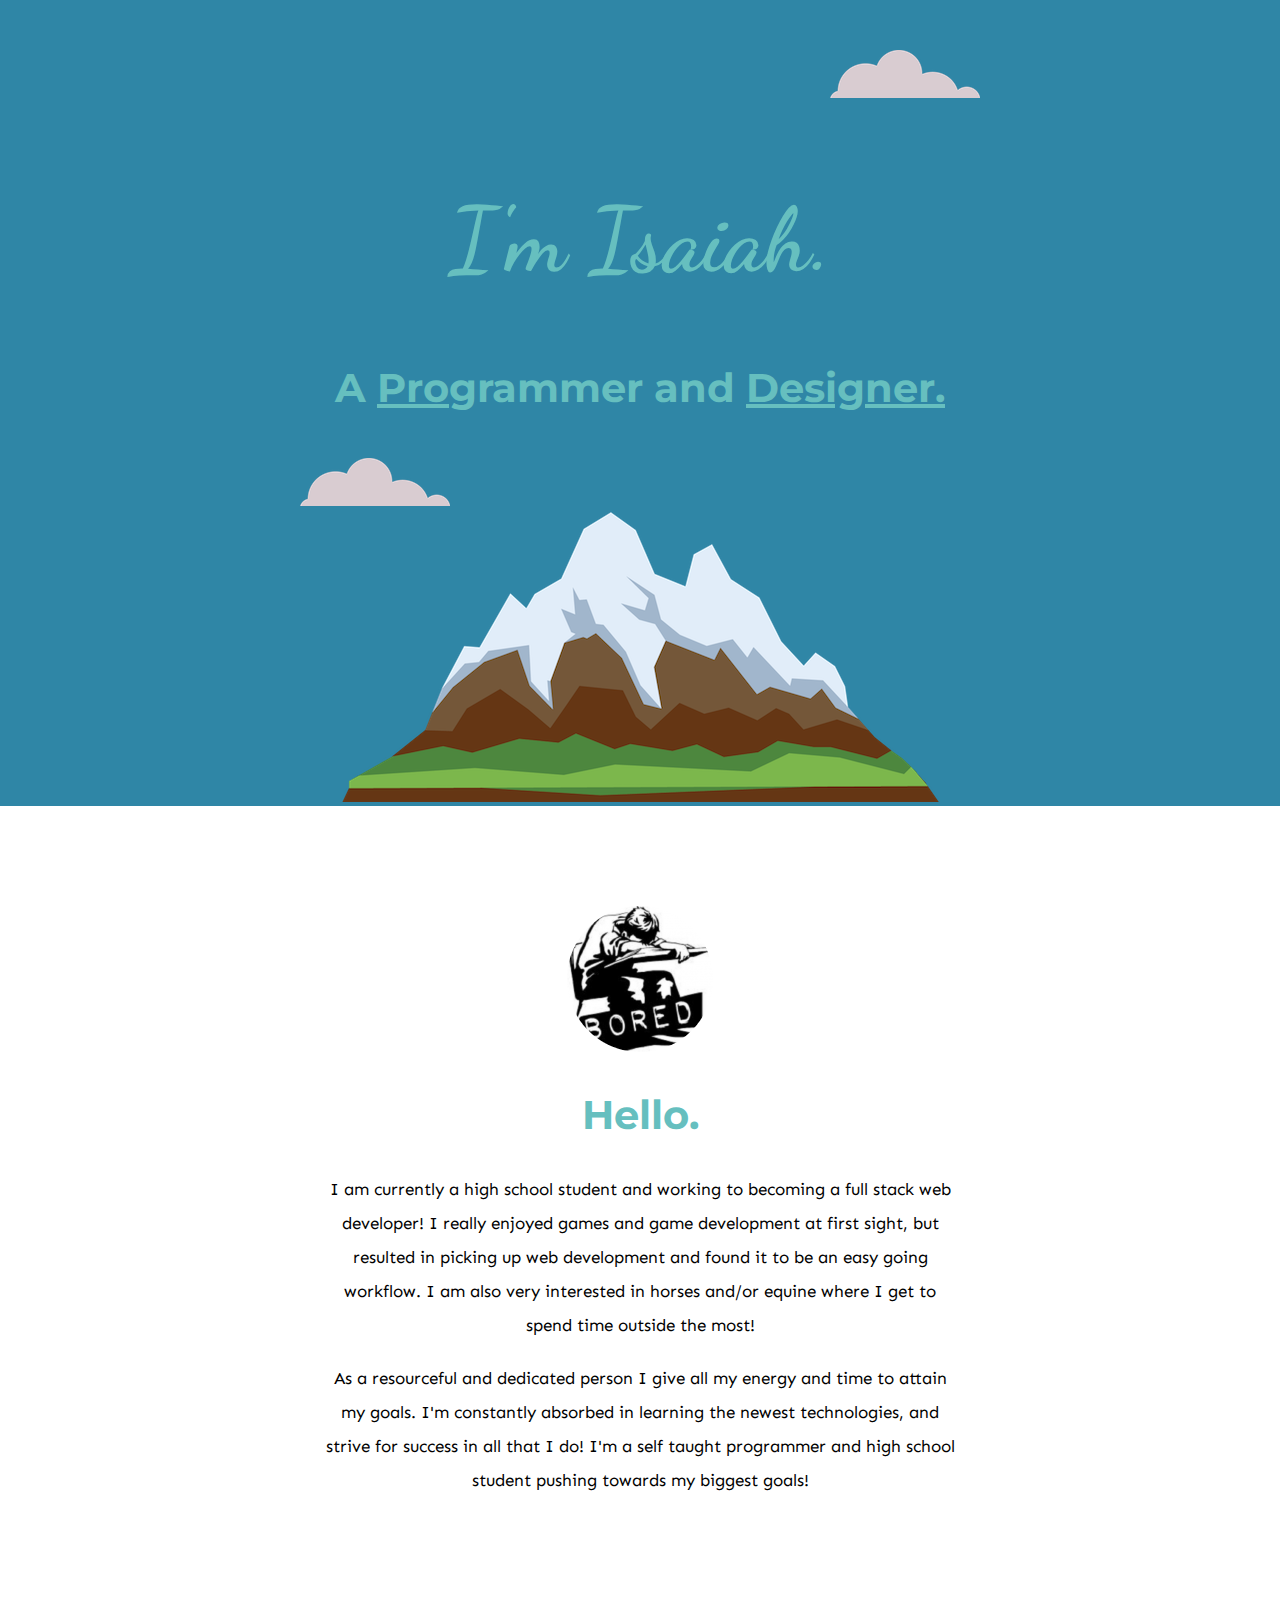
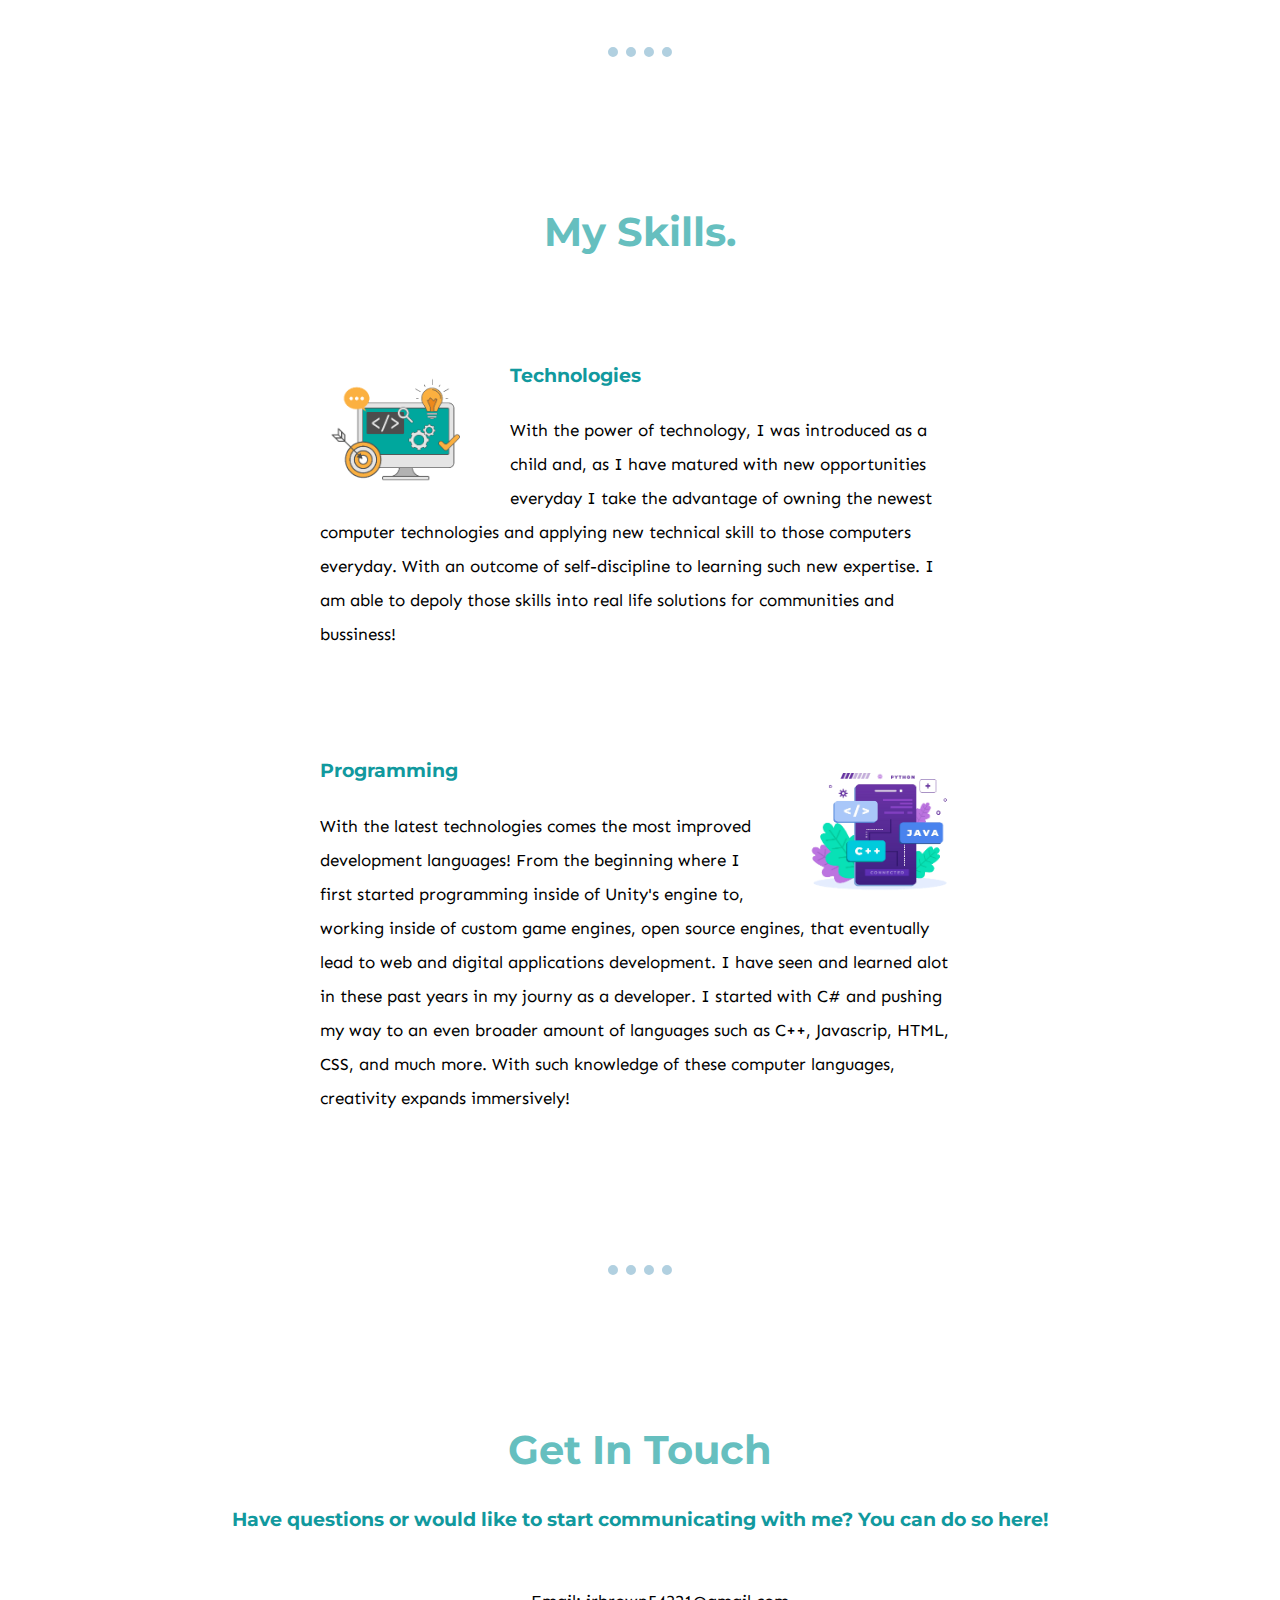
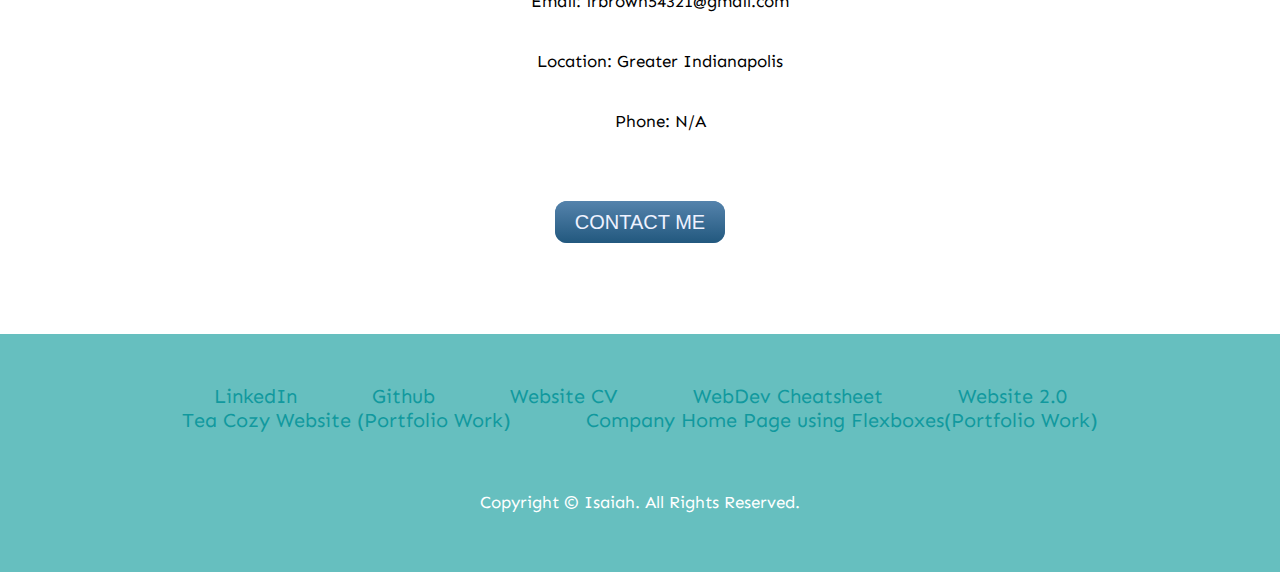
<file: index.html>
<!DOCTYPE html>
<html lang="en" dir="ltr">

<head>
  <meta charset="utf-8">
  <title>Isaiah Brown</title>
  <link rel="stylesheet" href="css/styles.css">
  <link rel="icon" href="favicon.ico">
  <link rel="preconnect" href="https://fonts.googleapis.com">
  <link rel="preconnect" href="https://fonts.gstatic.com" crossorigin>
  <link href="https://fonts.googleapis.com/css2?family=Dancing+Script&family=Merriweather&family=Montserrat&family=Roboto&family=Sacramento&family=Sen&display=swap" rel="stylesheet">
</head>

<body>

  <div class="top-container">
    <img class="top-cloud" src="images/cloud.png" alt="cloud-img">
    <h1>I'm Isaiah.</h1>
    <h2>A <span class="pro">Pro</span>grammer and <span class="designer">Designer.</span></h2>
    <img class="bottom-cloud" src="images/cloud.png" alt="cloud-img">
    <img src="images/mountain.png" alt="mountain-img">
  </div>

  <div class="middle-container">
    <div class="profile">
      <img src="images/profile.png" alt="profile picture">
      <h2>Hello.</h2>
      <p class="about-description">I am currently a high school student and working to becoming a full stack web developer! I really enjoyed games and game development at first sight, but resulted in picking up web development and
        found it to be an easy
        going workflow. I am also very interested in horses and/or equine where I get to spend time outside the most!</p>
      <br>
      <p class="about-description">As a resourceful and dedicated person I give all my energy and time to attain my goals. I'm constantly absorbed in learning the newest technologies, and strive for success in all that I do! I'm a self taught
        programmer and high school
        student
        pushing towards my biggest goals!</p>
    </div>
    <hr>
    <div class="skills">
      <h2>My Skills.</h2>
      <div class="skill-row">
        <img class="computer-img" src="images/technology.png" alt="technology-image">
        <h3>Technologies</h3>
        <p>With the power of technology, I was introduced as a child and, as I have matured with new opportunities everyday I take the advantage of owning the newest computer technologies and applying new technical skill to those computers everyday.
          With
          an outcome of self-discipline to learning such new expertise. I am able to depoly those skills into real life solutions for communities and bussiness!</p>
      </div>
      <div class="skill-row">
        <img class="languages-img" src="images/languages.png" alt="languages-image">
        <h3>Programming</h3>
        <p>With the latest technologies comes the most improved development languages! From the beginning where I first started programming inside of Unity's engine to, working inside of custom game engines, open
          source engines, that eventually lead to web and digital applications
          development. I have seen and learned alot in these past years in my journy as a developer. I started with C# and pushing my way to an even broader amount of languages such as C++, Javascrip, HTML, CSS, and much more. With such knowledge of
          these computer languages, creativity expands immersively!</p>
      </div>
    </div>
    <hr>
    <div class="contact-me">
      <h2>Get In Touch</h2>

      <h3>Have questions or would like to start communicating with me? You can do so here!</h3>

      <p class="contact-info">

        Email: irbrown54321@gmail.com


        Location: Greater Indianapolis


        Phone: N/A

      </p>

      <a class="btn" href="mailto:irbrown54321@gmail.com">CONTACT ME</a>
    </div>
  </div>


  <div class="bottom-container">
    <a class="footer-link" href="https://www.linkedin.com/in/isaiah-brown-96a26a210?lipi=urn%3Ali%3Apage%3Ad_flagship3_profile_view_base_contact_details%3BhN78jUd4TGO%2F6i7yZTeIOQ%3D%3D">LinkedIn</a>
    <a class="footer-link" href="https://github.com/DEVArt1st">Github</a>
    <a class="footer-link" href="https://devart1st.github.io/CV/">Website CV</a>
    <a class="footer-link" href="https://devart1st.github.io/WebDev-Cheatsheet-by-Isaiah/">WebDev Cheatsheet</a>
    <a class="footer-link" href="https://devart1st.github.io/">Website 2.0</a>
    <a class="footer-link" href="https://devart1st.github.io/Tea-Cozy/">Tea Cozy Website (Portfolio Work)</a>
    <a class="footer-link" href="https://devart1st.github.io/Company-Home-Page/">Company Home Page using Flexboxes(Portfolio Work)</a>
    <p class="copyright">Copyright © Isaiah. All Rights Reserved.</p>
  </div>

</body>

</html>
</file>
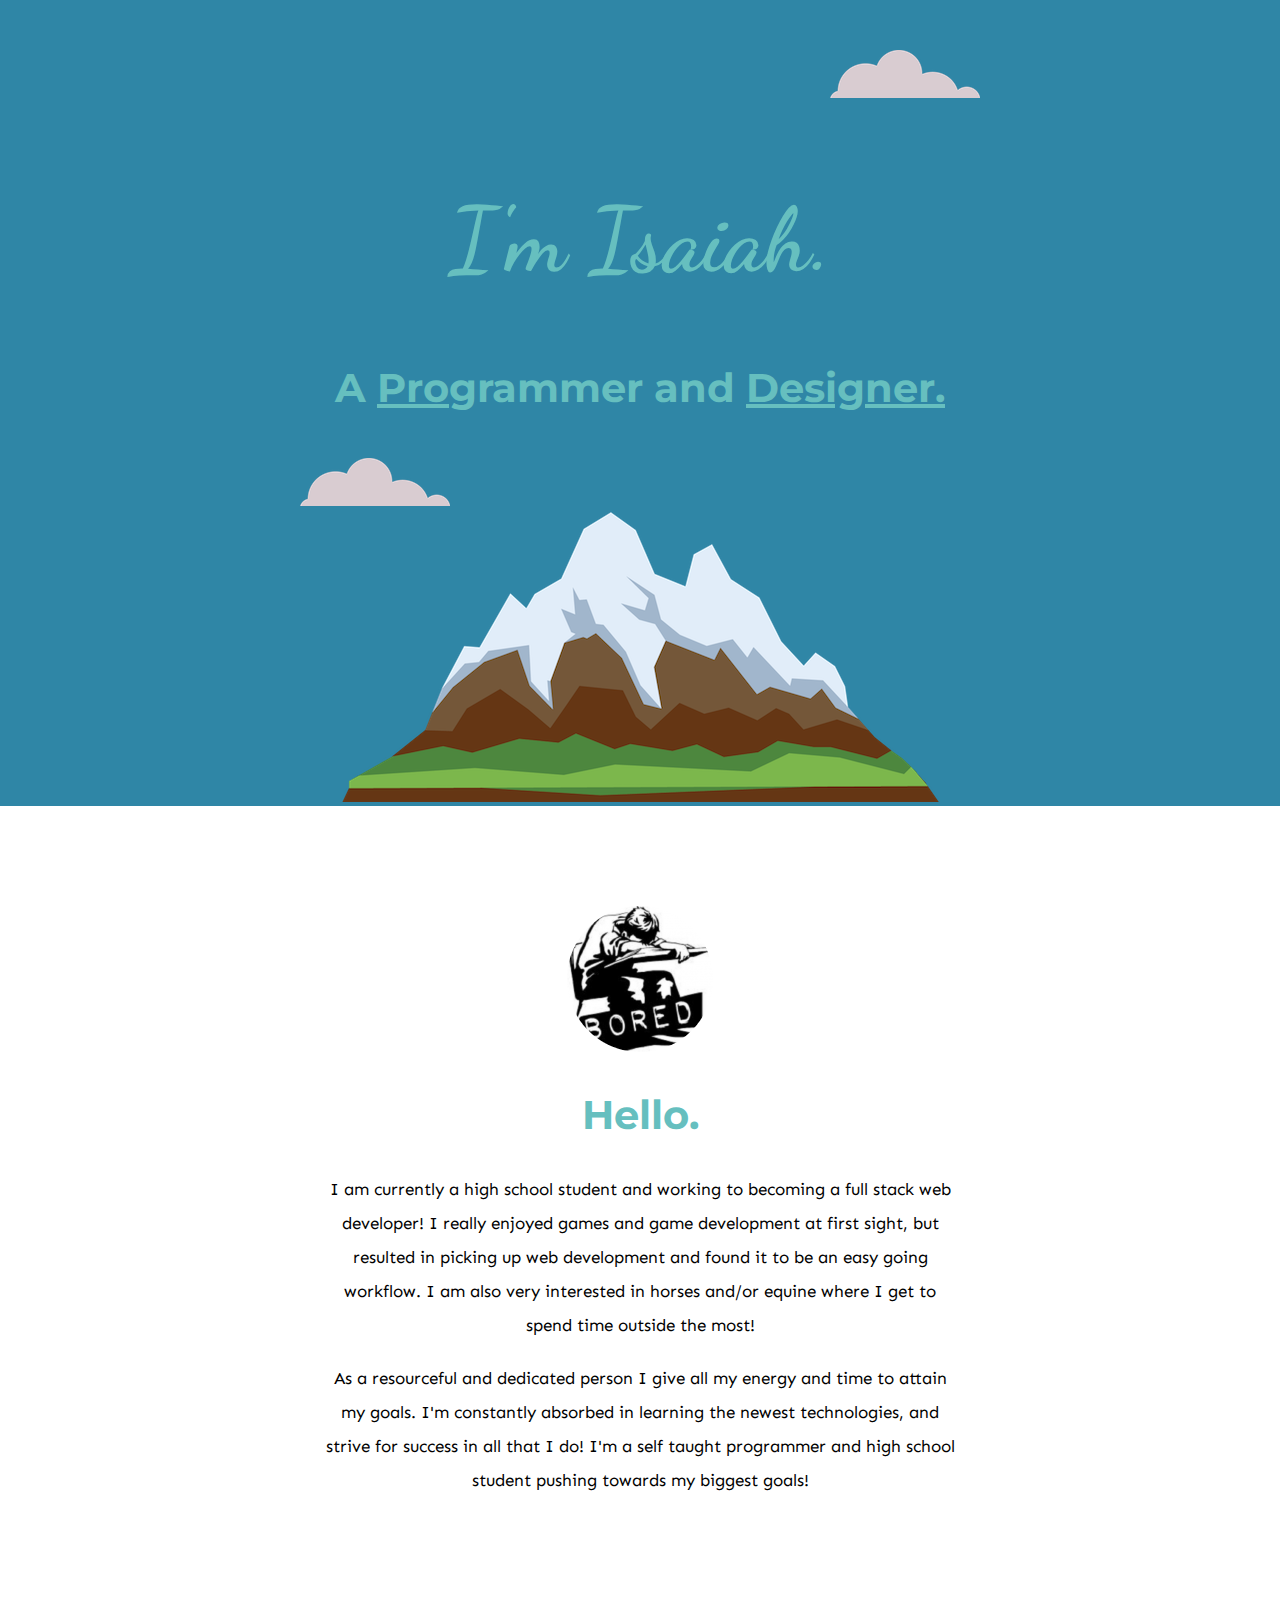
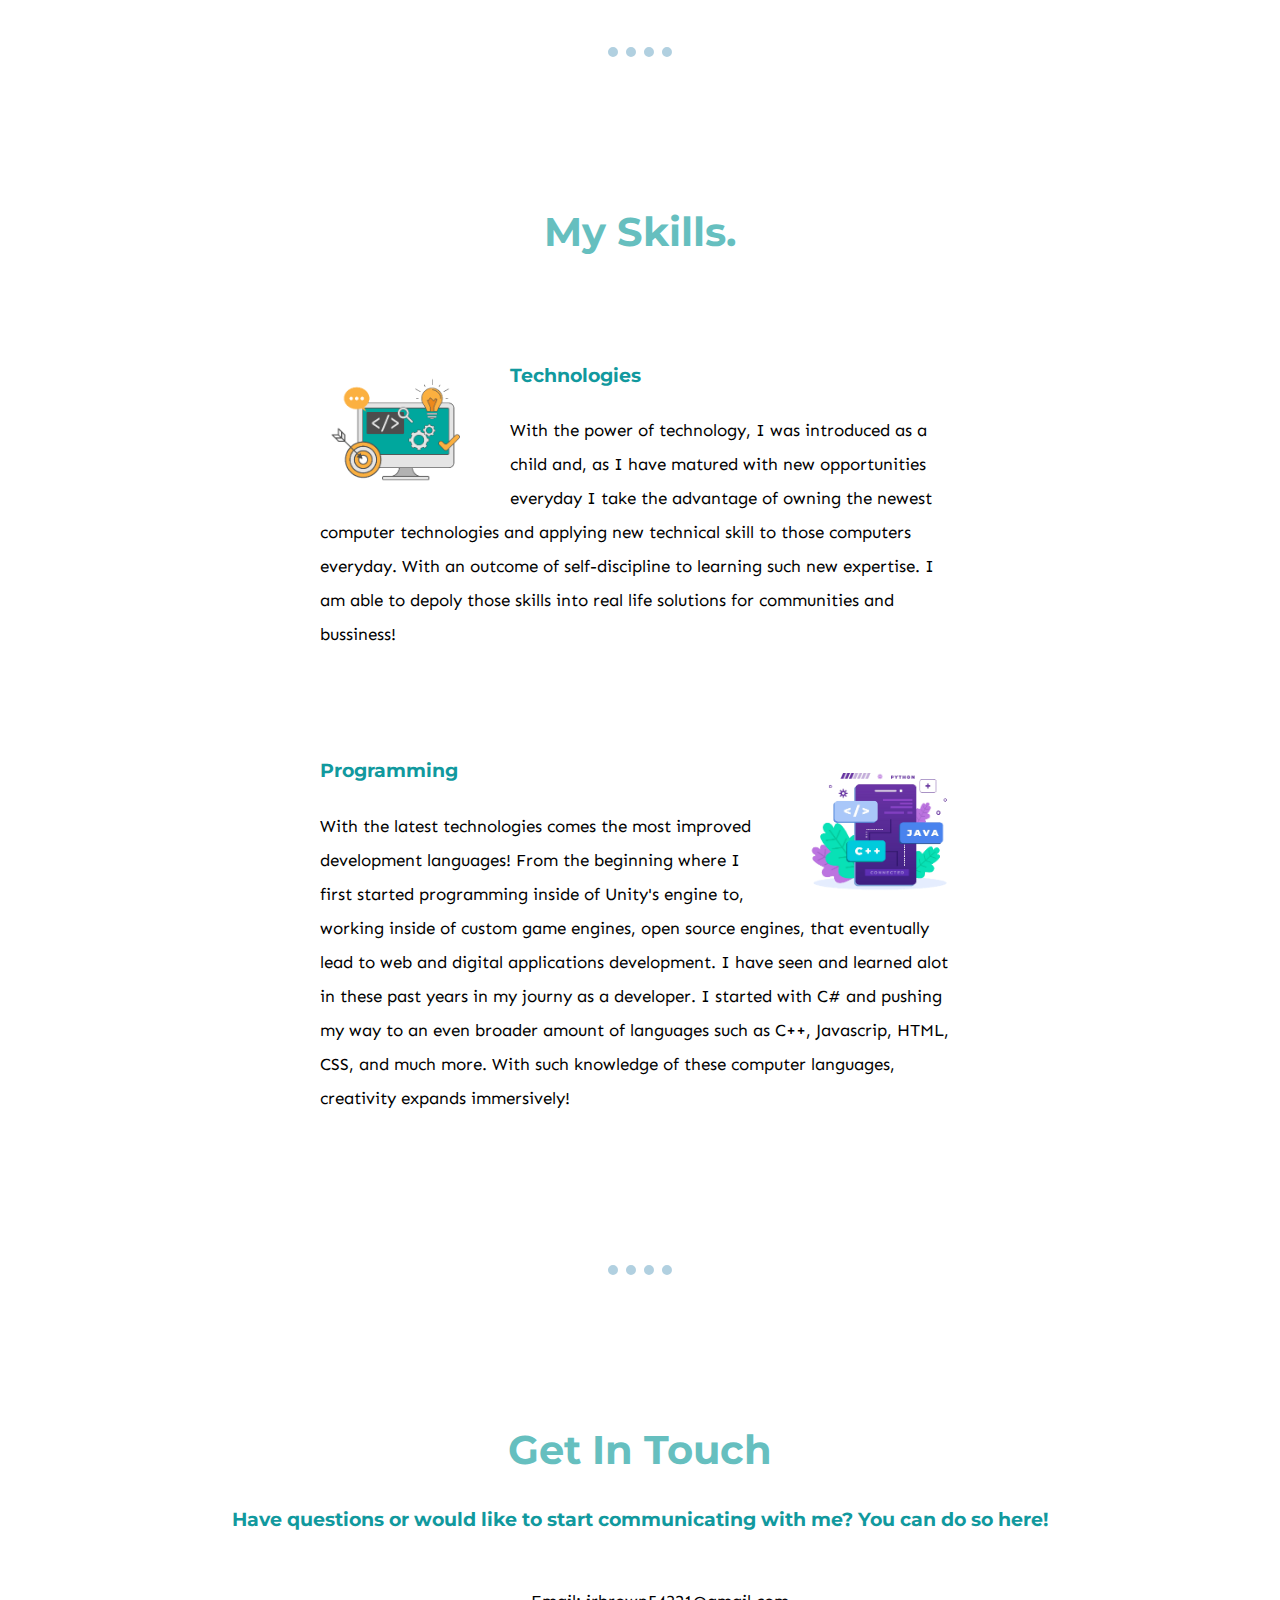
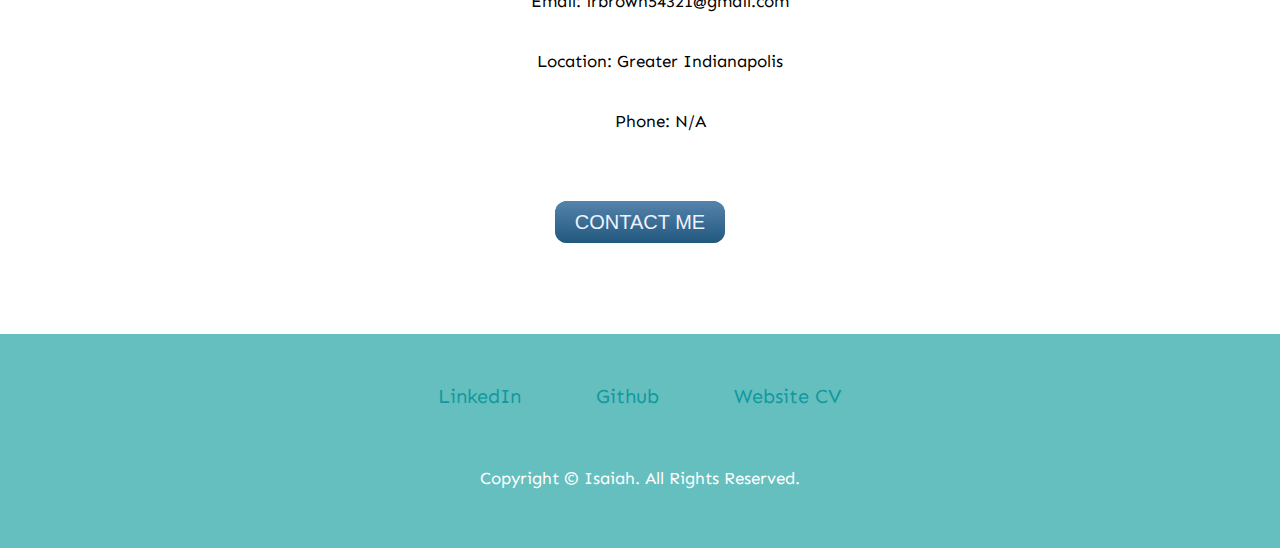
<file: CSS - My Site/index.html>
<!DOCTYPE html>
<html lang="en" dir="ltr">

<head>
  <meta charset="utf-8">
  <title>Isaiah Brown</title>
  <link rel="stylesheet" href="css/styles.css">
  <link rel="icon" href="favicon.ico">
  <link rel="preconnect" href="https://fonts.googleapis.com">
  <link rel="preconnect" href="https://fonts.gstatic.com" crossorigin>
  <link href="https://fonts.googleapis.com/css2?family=Dancing+Script&family=Merriweather&family=Montserrat&family=Roboto&family=Sacramento&family=Sen&display=swap" rel="stylesheet">
</head>

<body>

  <div class="top-container">
    <img class="top-cloud" src="images/cloud.png" alt="cloud-img">
    <h1>I'm Isaiah.</h1>
    <h2>A <span class="pro">Pro</span>grammer and <span class="designer">Designer.</span></h2>
    <img class="bottom-cloud" src="images/cloud.png" alt="cloud-img">
    <img src="images/mountain.png" alt="mountain-img">
  </div>

  <div class="middle-container">
    <div class="profile">
      <img src="images/profile.png" alt="profile picture">
      <h2>Hello.</h2>
      <p class="about-description">I am currently a high school student and working to becoming a full stack web developer! I really enjoyed games and game development at first sight, but resulted in picking up web development and
        found it to be an easy
        going workflow. I am also very interested in horses and/or equine where I get to spend time outside the most!</p>
      <br>
      <p class="about-description">As a resourceful and dedicated person I give all my energy and time to attain my goals. I'm constantly absorbed in learning the newest technologies, and strive for success in all that I do! I'm a self taught
        programmer and high school
        student
        pushing towards my biggest goals!</p>
    </div>
    <hr>
    <div class="skills">
      <h2>My Skills.</h2>
      <div class="skill-row">
        <img class="computer-img" src="images/technology.png" alt="technology-image">
        <h3>Technologies</h3>
        <p>With the power of technology, I was introduced as a child and, as I have matured with new opportunities everyday I take the advantage of owning the newest computer technologies and applying new technical skill to those computers everyday.
          With
          an outcome of self-discipline to learning such new expertise. I am able to depoly those skills into real life solutions for communities and bussiness!</p>
      </div>
      <div class="skill-row">
        <img class="languages-img" src="images/languages.png" alt="languages-image">
        <h3>Programming</h3>
        <p>With the latest technologies comes the most improved development languages! From the beginning where I first started programming inside of Unity's engine to, working inside of custom game engines, open
          source engines, that eventually lead to web and digital applications
          development. I have seen and learned alot in these past years in my journy as a developer. I started with C# and pushing my way to an even broader amount of languages such as C++, Javascrip, HTML, CSS, and much more. With such knowledge of
          these computer languages, creativity expands immersively!</p>
      </div>
    </div>
    <hr>
    <div class="contact-me">
      <h2>Get In Touch</h2>

      <h3>Have questions or would like to start communicating with me? You can do so here!</h3>

      <p class="contact-info">

        Email: irbrown54321@gmail.com


        Location: Greater Indianapolis


        Phone: N/A

      </p>

      <a class="btn" href="mailto:irbrown54321@gmail.com">CONTACT ME</a>
    </div>
  </div>


  <div class="bottom-container">
    <a class="footer-link" href="https://www.linkedin.com/in/isaiah-brown-96a26a210?lipi=urn%3Ali%3Apage%3Ad_flagship3_profile_view_base_contact_details%3BhN78jUd4TGO%2F6i7yZTeIOQ%3D%3D">LinkedIn</a>
    <a class="footer-link" href="https://github.com/DEVArt1st">Github</a>
    <a class="footer-link" href="https://devart1st.github.io/CV/">Website CV</a>
    <p class="copyright">Copyright © Isaiah. All Rights Reserved.</p>
  </div>

</body>

</html>
</file>
<file: css/styles.css>
/******************************Tag Selectors******************************/
body {
  margin: 0;
  text-align: center;
  font-family: 'Sen', serif;
}

h1 {
  font-family: 'Dancing Script', cursive;
  margin: 50px auto 0 auto;
  font-size: 5.625rem;
  color: #66BFBF;
  line-height: 2;
}

h2 {
  font-family: 'Montserrat', sans-serif;
  font-size: 2.5rem;
  color: #66BFBF;
  font-weight: bold;
}

h3 {
  font-family: 'Montserrat', sans-serif;
  font-size: 1.2rem;
  color: #11999E;
}

p {
  font-size: 17px;
}

hr {
  border: none;
  border-bottom: 10px dotted #B1D0E0;
  background-color: transparent;
  width: 5%;
  margin: 150px auto;
}

/******************************Class Selectors******************************/
.top-container {
  background-color: #2F86A6;
  position: relative;
  padding-top: 100px;
}

.middle-container {
  margin: 100px 0;
}

.bottom-container {
  background-color: #66BFBF;
  padding: 50px 0;
}

.top-cloud {
  position: absolute;
  right: 300px;
  top: 50px;
}

.bottom-cloud {
  position: absolute;
  left: 300px;
  bottom: 300px;
}

.pro {
  text-decoration: underline;
}

.designer {
  text-decoration: underline;
}

.skill-row {
  width: 50%;
  margin: 100px auto 100px auto;
  text-align: left;
  line-height: 2;
}

.computer-img {
  width: 25%;
  margin-right: 30px;
  float: left;
}

.languages-img {
  width: 25%;
  float: right;
  margin-left: 30px;
}

.about-description {
  width: 50%;
  margin: auto;
  line-height: 2;
}

.copyright {
  color: white;
  padding: 60px 0 10px 0;
  margin: auto;
}

.footer-link {
  color: #11999E;
  display: inline-block;
  margin: 0 35px 0 35px;
  text-decoration: none;
  font-size: 1.25rem;
}

.footer-link:hover {
  color: #EAF6F6;
}

.contact-info {
  width: 40%;
  white-space: pre;
  margin: 20px auto 40px;
}

.btn {
  background: #5583ac;
  background-image: -webkit-linear-gradient(top, #5583ac, #22587e);
  background-image: -moz-linear-gradient(top, #5583ac, #22587e);
  background-image: -ms-linear-gradient(top, #5583ac, #22587e);
  background-image: -o-linear-gradient(top, #5583ac, #22587e);
  background-image: linear-gradient(to bottom, #5583ac, #22587e);
  -webkit-border-radius: 12;
  -moz-border-radius: 12;
  border-radius: 12px;
  font-family: Arial;
  color: #eef2ff;
  font-size: 20px;
  padding: 10px 20px 10px 20px;
  text-decoration: none;
}

.btn:hover {
  background: #3cb0fd;
  background-image: -webkit-linear-gradient(top, #3cb0fd, #3498db);
  background-image: -moz-linear-gradient(top, #3cb0fd, #3498db);
  background-image: -ms-linear-gradient(top, #3cb0fd, #3498db);
  background-image: -o-linear-gradient(top, #3cb0fd, #3498db);
  background-image: linear-gradient(to bottom, #3cb0fd, #3498db);
  text-decoration: none;
}
</file>
<file: CSS - My Site/css/styles.css>
/******************************Tag Selectors******************************/
body {
  margin: 0;
  text-align: center;
  font-family: 'Sen', serif;
}

h1 {
  font-family: 'Dancing Script', cursive;
  margin: 50px auto 0 auto;
  font-size: 5.625rem;
  color: #66BFBF;
  line-height: 2;
}

h2 {
  font-family: 'Montserrat', sans-serif;
  font-size: 2.5rem;
  color: #66BFBF;
  font-weight: bold;
}

h3 {
  font-family: 'Montserrat', sans-serif;
  font-size: 1.2rem;
  color: #11999E;
}

p {
  font-size: 17px;
}

hr {
  border: none;
  border-bottom: 10px dotted #B1D0E0;
  background-color: transparent;
  width: 5%;
  margin: 150px auto;
}

/******************************Class Selectors******************************/
.top-container {
  background-color: #2F86A6;
  position: relative;
  padding-top: 100px;
}

.middle-container {
  margin: 100px 0;
}

.bottom-container {
  background-color: #66BFBF;
  padding: 50px 0;
}

.top-cloud {
  position: absolute;
  right: 300px;
  top: 50px;
}

.bottom-cloud {
  position: absolute;
  left: 300px;
  bottom: 300px;
}

.pro {
  text-decoration: underline;
}

.designer {
  text-decoration: underline;
}

.skill-row {
  width: 50%;
  margin: 100px auto 100px auto;
  text-align: left;
  line-height: 2;
}

.computer-img {
  width: 25%;
  margin-right: 30px;
  float: left;
}

.languages-img {
  width: 25%;
  float: right;
  margin-left: 30px;
}

.about-description {
  width: 50%;
  margin: auto;
  line-height: 2;
}

.copyright {
  color: white;
  padding: 60px 0 10px 0;
  margin: auto;
}

.footer-link {
  color: #11999E;
  display: inline-block;
  margin: 0 35px 0 35px;
  text-decoration: none;
  font-size: 1.25rem;
}

.footer-link:hover {
  color: #EAF6F6;
}

.contact-info {
  width: 40%;
  white-space: pre;
  margin: 20px auto 40px;
}

.btn {
  background: #5583ac;
  background-image: -webkit-linear-gradient(top, #5583ac, #22587e);
  background-image: -moz-linear-gradient(top, #5583ac, #22587e);
  background-image: -ms-linear-gradient(top, #5583ac, #22587e);
  background-image: -o-linear-gradient(top, #5583ac, #22587e);
  background-image: linear-gradient(to bottom, #5583ac, #22587e);
  -webkit-border-radius: 12;
  -moz-border-radius: 12;
  border-radius: 12px;
  font-family: Arial;
  color: #eef2ff;
  font-size: 20px;
  padding: 10px 20px 10px 20px;
  text-decoration: none;
}

.btn:hover {
  background: #3cb0fd;
  background-image: -webkit-linear-gradient(top, #3cb0fd, #3498db);
  background-image: -moz-linear-gradient(top, #3cb0fd, #3498db);
  background-image: -ms-linear-gradient(top, #3cb0fd, #3498db);
  background-image: -o-linear-gradient(top, #3cb0fd, #3498db);
  background-image: linear-gradient(to bottom, #3cb0fd, #3498db);
  text-decoration: none;
}
</file>
